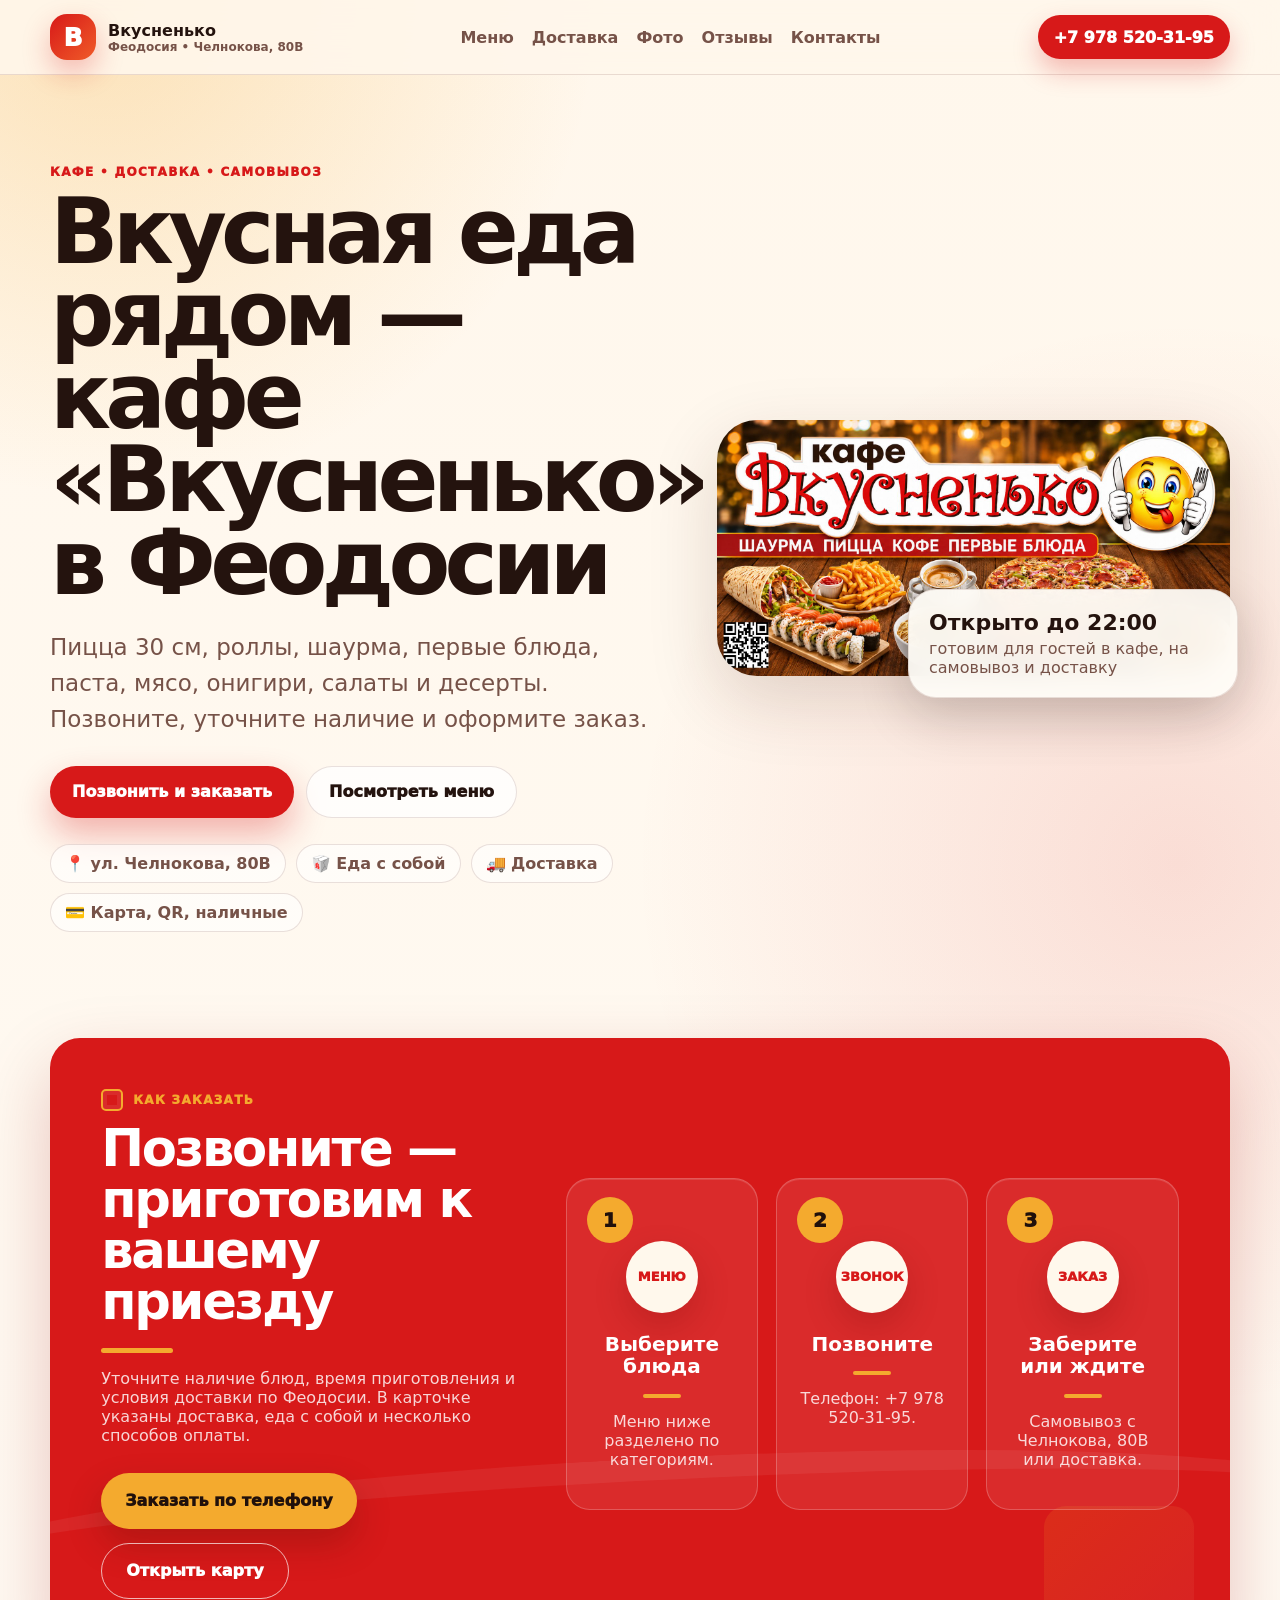
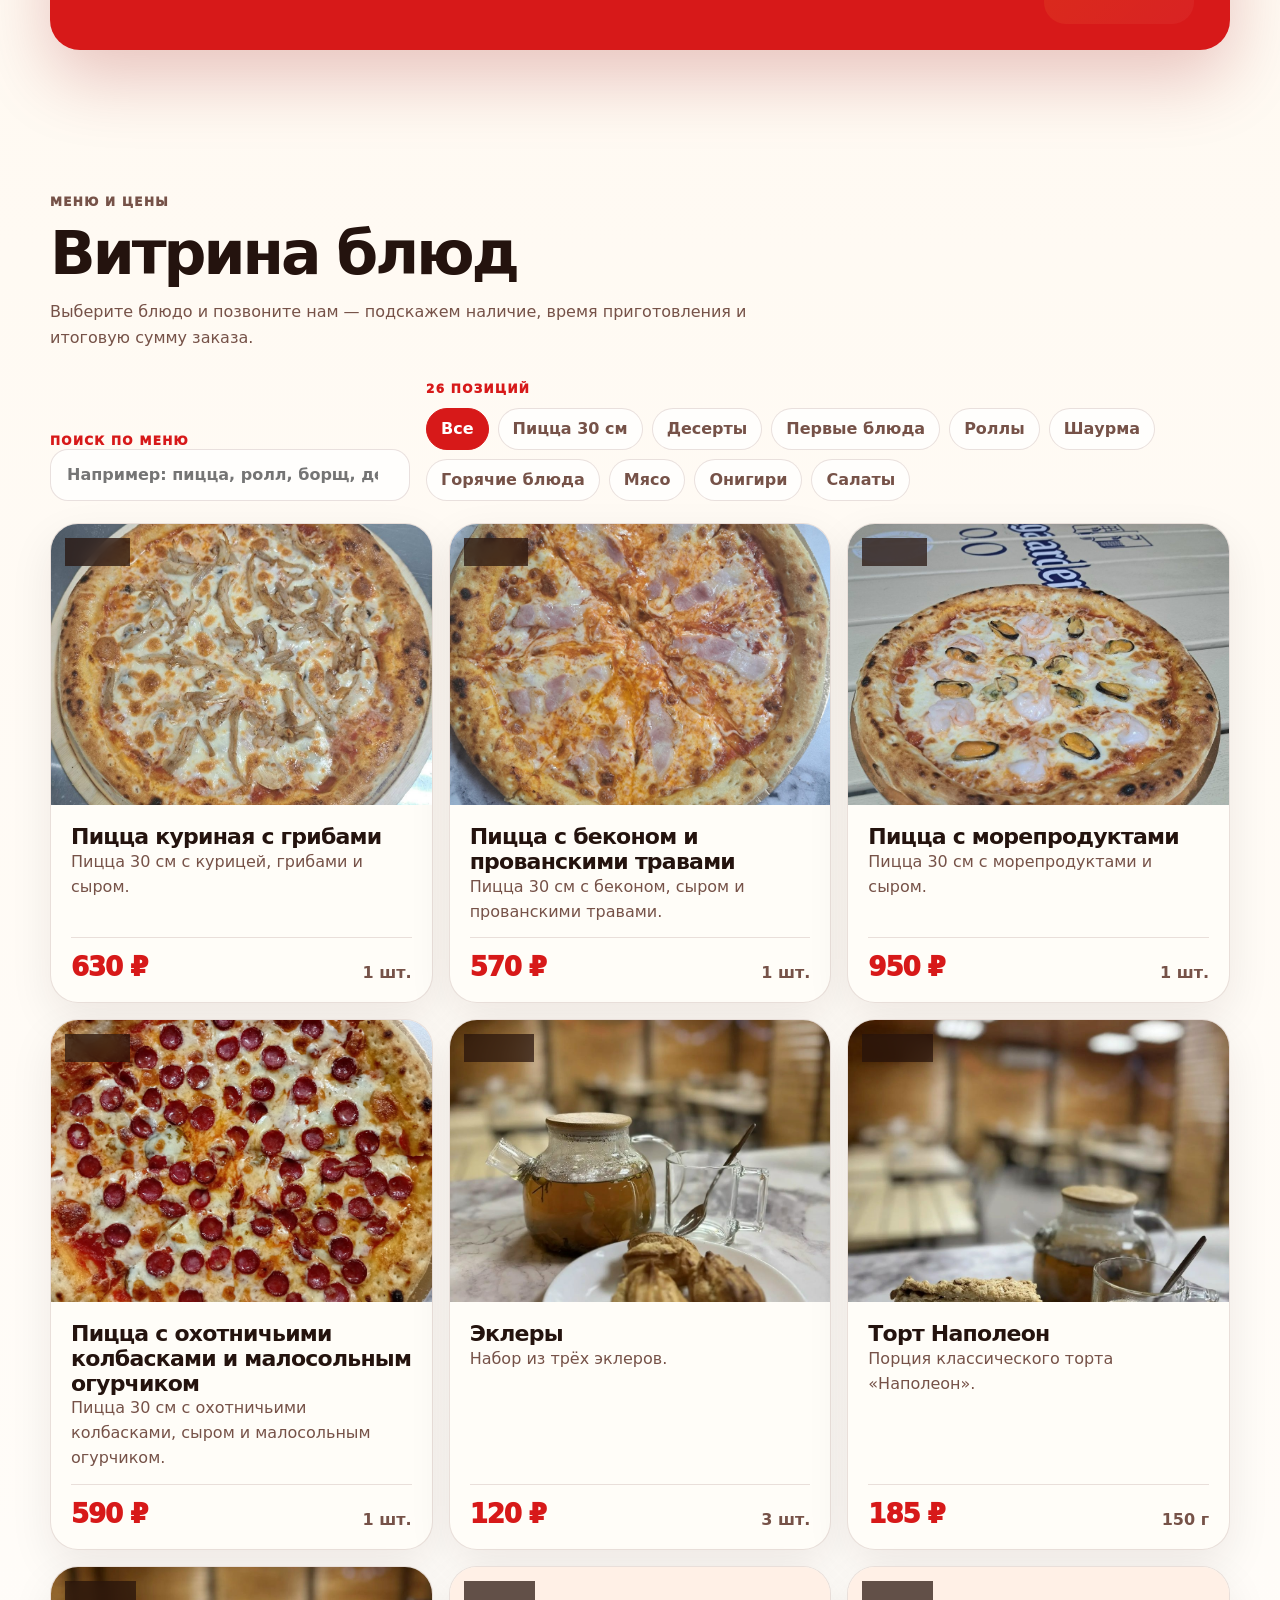
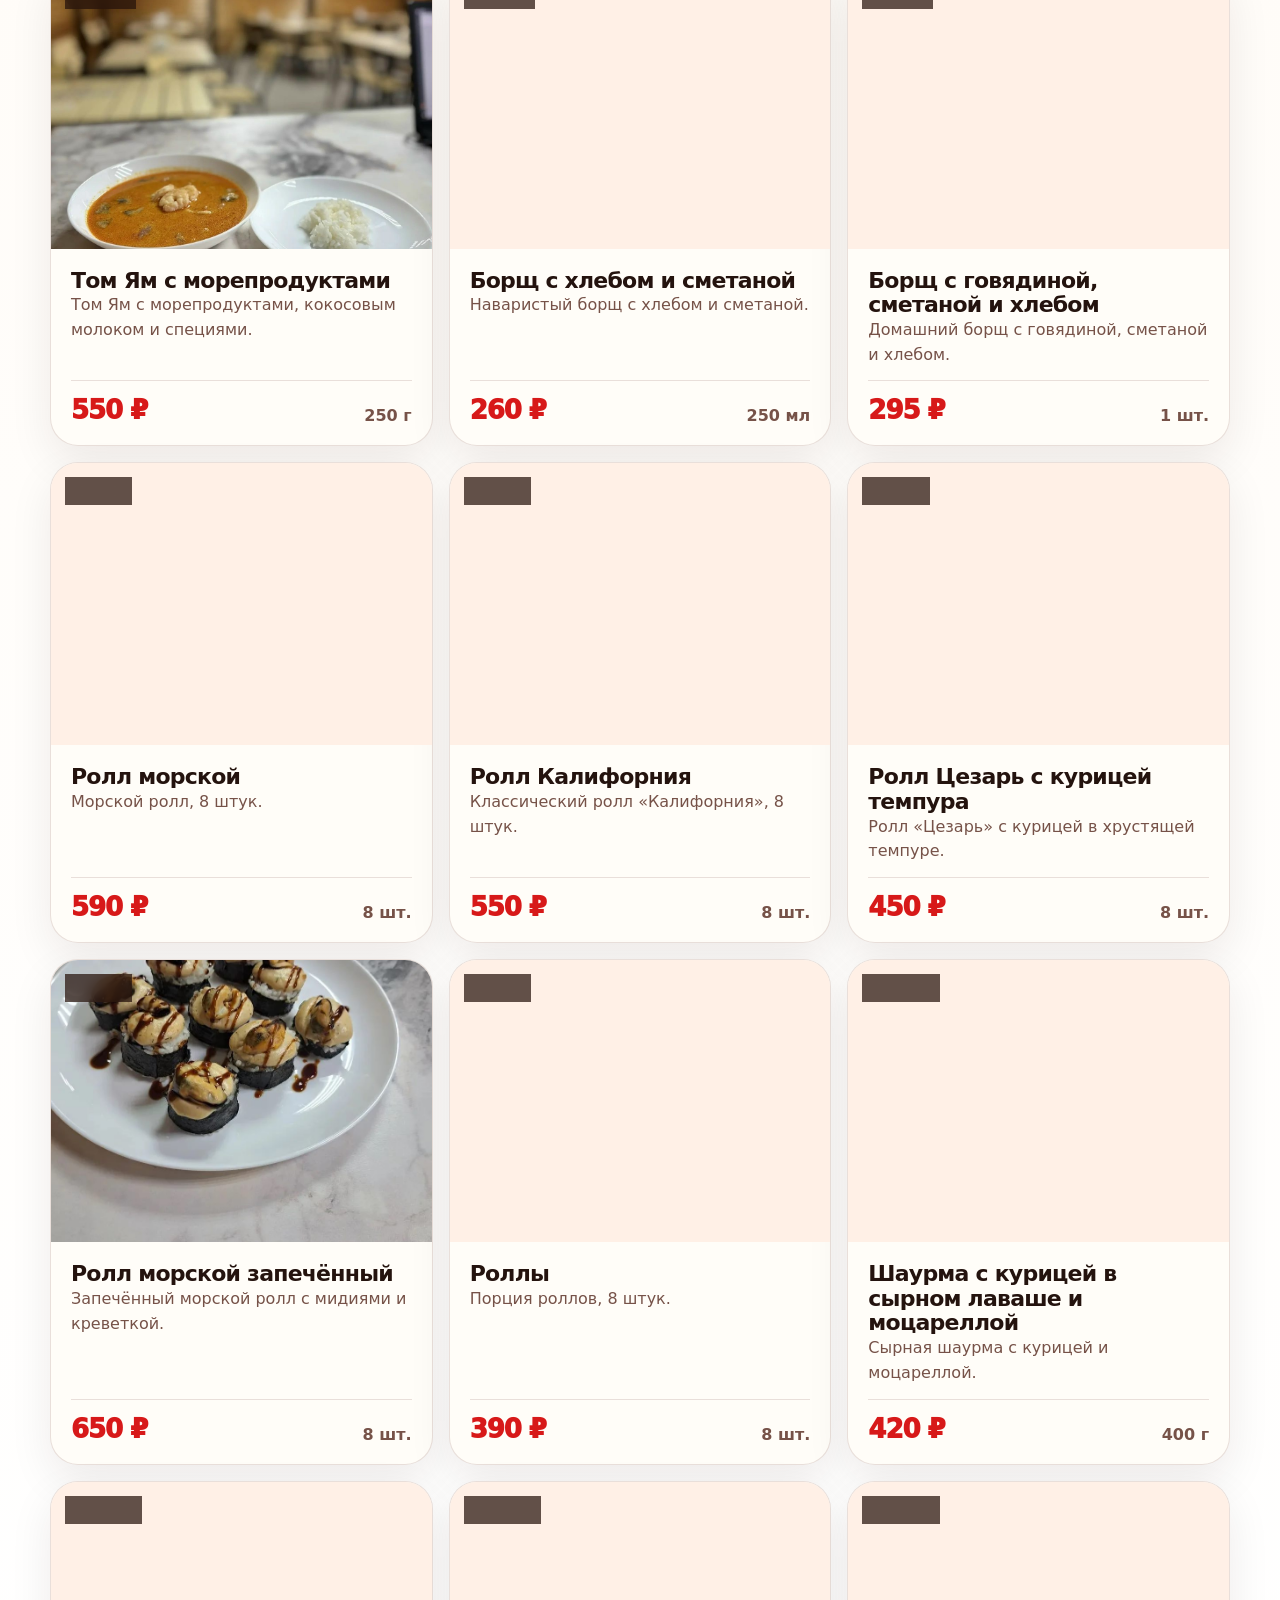
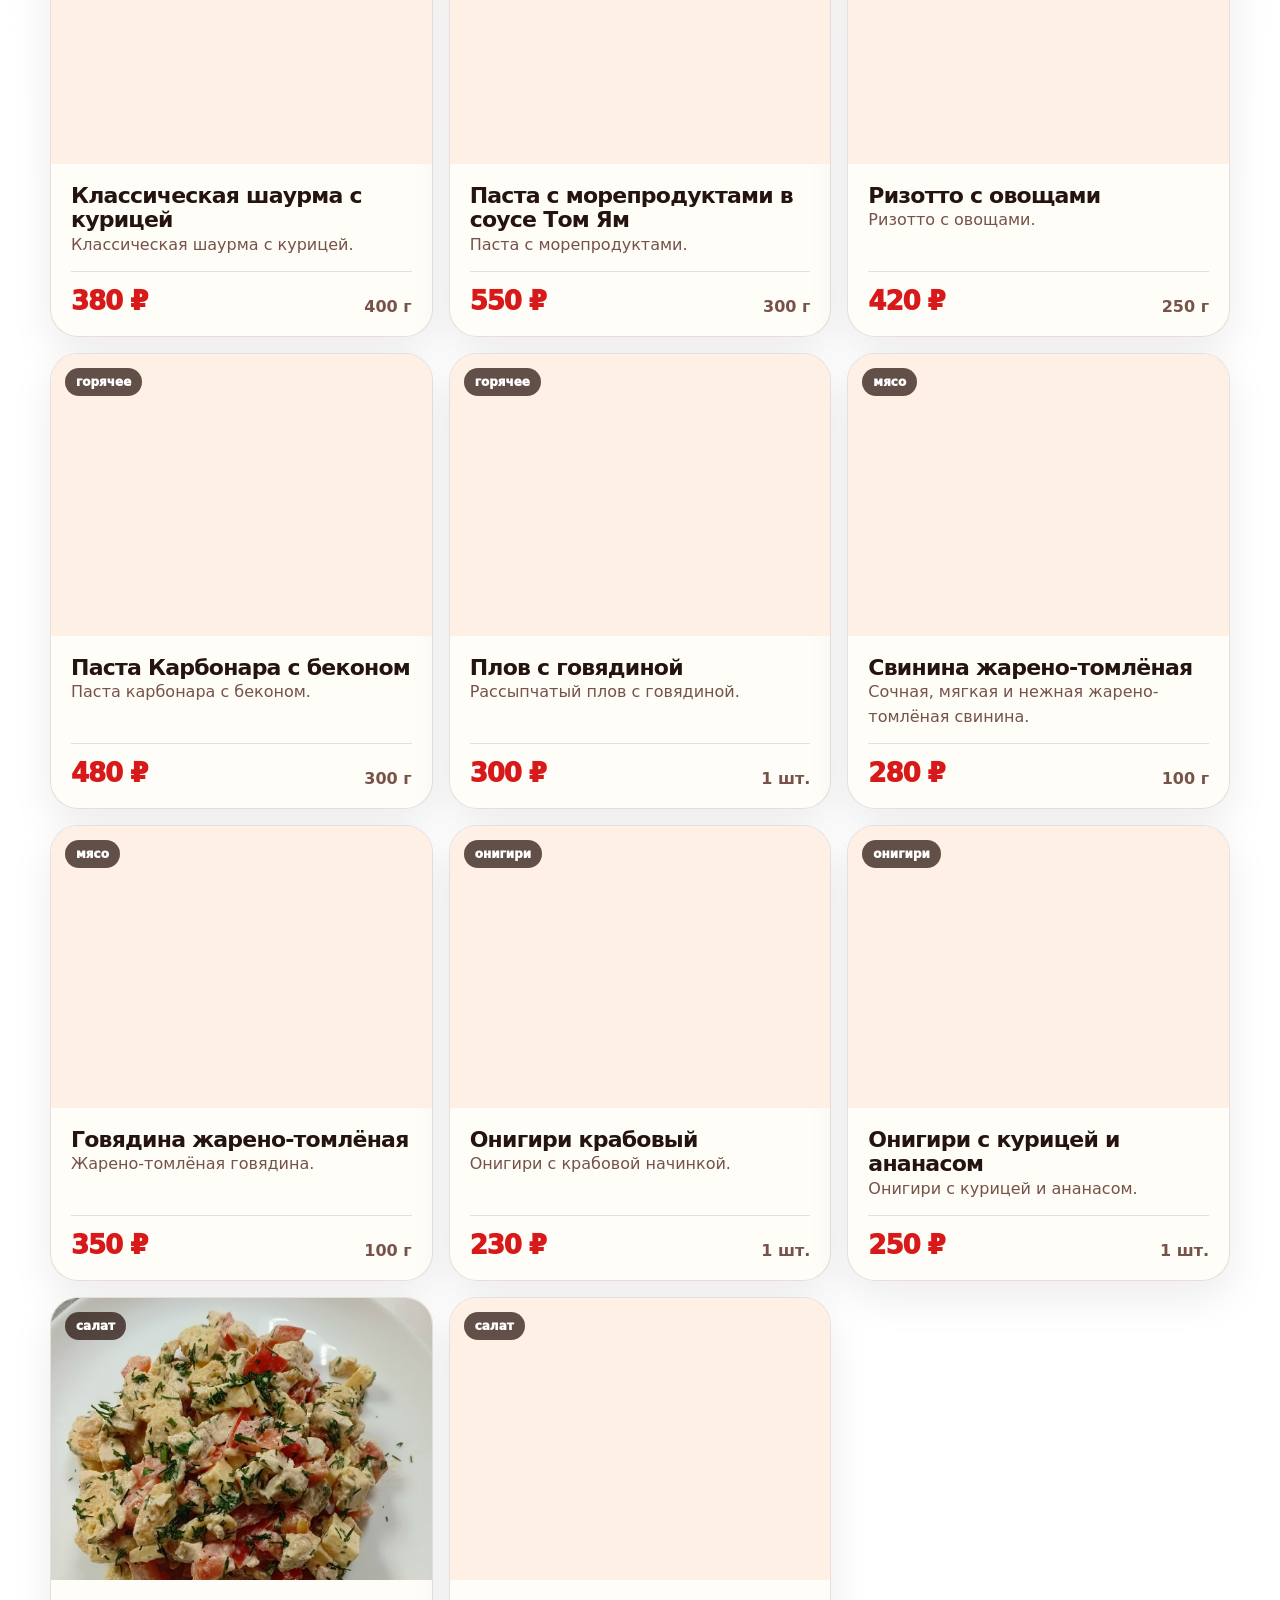
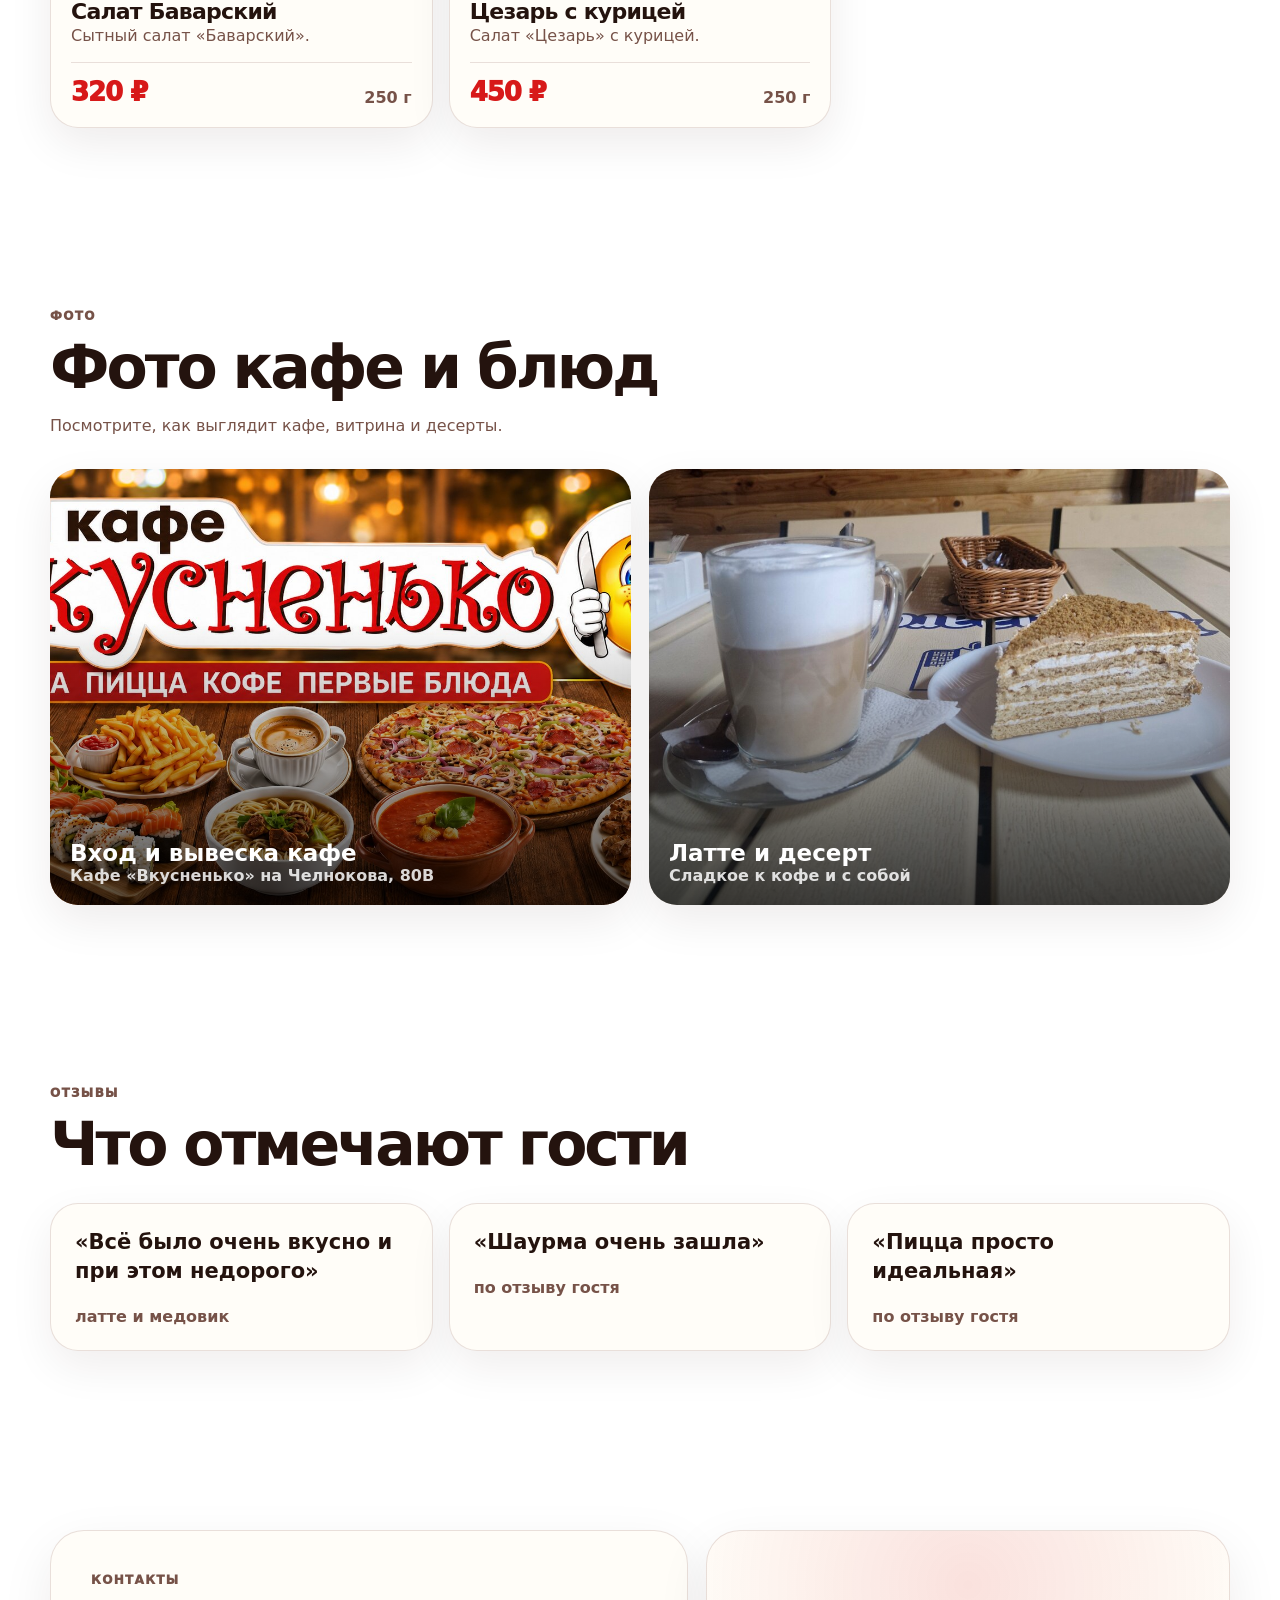
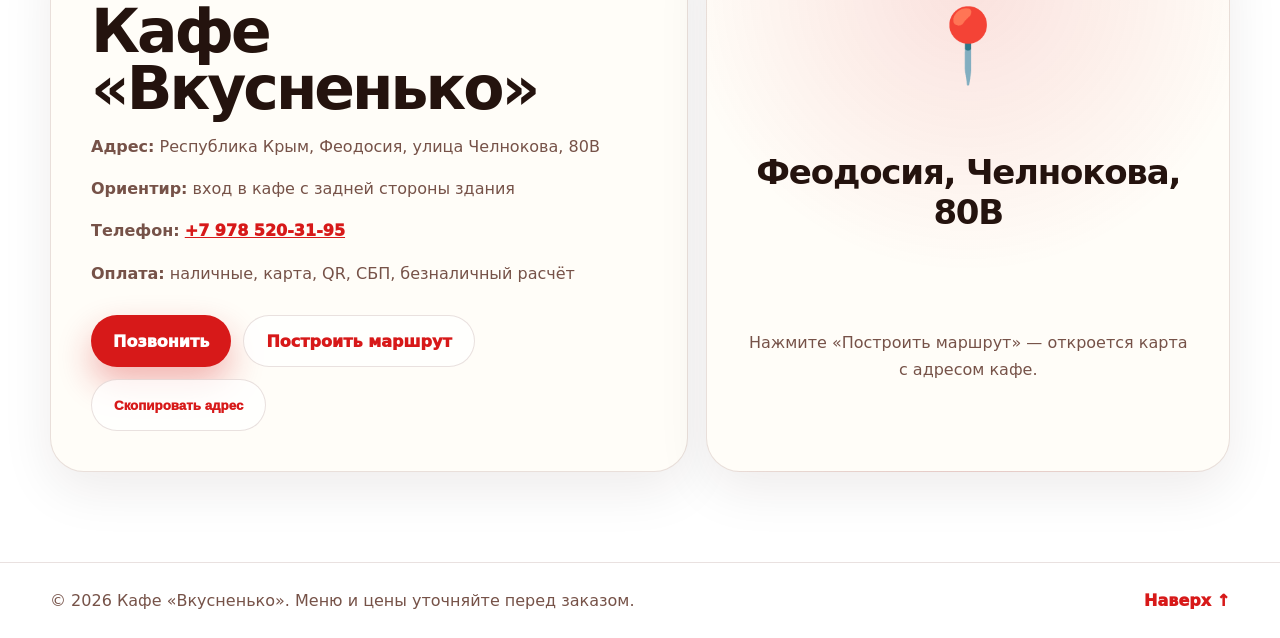
<file: index.html>
﻿<!doctype html>
<html lang="ru">
<head>
  <meta charset="utf-8">
  <meta name="viewport" content="width=device-width,initial-scale=1,viewport-fit=cover">
  <title>Кафе «Вкусненько» — Феодосия | Пицца, роллы, шаурма, доставка</title>
  <meta name="description" content="Кафе «Вкусненько» в Феодосии: пицца 30 см, роллы, шаурма, Том Ям, борщ, паста, горячие блюда, онигири и десерты. Самовывоз и доставка.">
  <meta name="theme-color" content="#b6451e">
  <meta property="og:title" content="Кафе «Вкусненько» — Феодосия">
  <meta property="og:description" content="Пицца, роллы, шаурма, горячие блюда и десерты. Феодосия, ул. Челнокова, 80В.">
  <meta property="og:type" content="website">
  <meta property="og:image" content="assets/img/photos/cafe-exterior.jpg?v=2">
  <link rel="icon" href="assets/img/logo.svg" type="image/svg+xml">
  <link rel="manifest" href="manifest.webmanifest">
  <link rel="stylesheet" href="assets/css/style.css?v=11">
  <script type="application/ld+json">
  {
    "@context": "https://schema.org",
    "@type": "Restaurant",
    "name": "Кафе Вкусненько",
    "url": "https://yandex.ru/maps/org/vkusnenko/93899928770/",
    "image": "assets/img/photos/cafe-exterior.jpg?v=2",
    "telephone": "+79785203195",
    "servesCuisine": ["Пицца", "Роллы", "Шаурма", "Супы", "Горячие блюда", "Десерты"],
    "address": {
      "@type": "PostalAddress",
      "addressCountry": "RU",
      "addressRegion": "Республика Крым",
      "addressLocality": "Феодосия",
      "streetAddress": "улица Челнокова, 80В"
    },
    "sameAs": ["https://yandex.ru/maps/org/vkusnenko/93899928770/"],
    "hasMenu": "https://yandex.ru/maps/org/vkusnenko/93899928770/menu/"
  }
  </script>
</head>
<body>
  <a class="skip-link" href="#main">К содержанию</a>

  <header class="topbar">
    <div class="container topbar__inner">
      <a class="brand" href="#top" aria-label="Кафе Вкусненько">
        <span class="brand__mark">В</span>
        <span><strong>Вкусненько</strong><small>Феодосия • Челнокова, 80В</small></span>
      </a>

      <nav class="nav" aria-label="Главное меню">
        <a href="#menu">Меню</a>
        <a href="#delivery">Доставка</a>
        <a href="#gallery">Фото</a>
        <a href="#reviews">Отзывы</a>
        <a href="#contacts">Контакты</a>
      </nav>

      <a class="phone" href="tel:+79785203195">+7 978 520‑31‑95</a>
      <button class="menu-toggle" type="button" aria-label="Открыть меню" aria-expanded="false">Меню</button>
    </div>
  </header>

  <main id="main">
    <section class="hero" id="top">
      <div class="container hero__grid">
        <div>
          <p class="eyebrow">Кафе • доставка • самовывоз</p>
          <h1>Вкусная еда рядом — кафе «Вкусненько» в Феодосии</h1>
          <p class="lead">Пицца 30 см, роллы, шаурма, первые блюда, паста, мясо, онигири, салаты и десерты. Позвоните, уточните наличие и оформите заказ.</p>
          <div class="actions">
            <a class="btn btn--primary" href="tel:+79785203195">Позвонить и заказать</a>
            <a class="btn btn--light" href="#menu">Посмотреть меню</a>
          </div>
          <div class="facts" aria-label="Краткая информация">
            <span>📍 ул. Челнокова, 80В</span>
            <span>🥡 Еда с собой</span>
            <span>🚚 Доставка</span>
            <span>💳 Карта, QR, наличные</span>
          </div>
        </div>

        <div class="hero-photo">
          <img class="hero-photo__img" src="assets/img/photos/cafe-exterior.jpg?v=2" alt="Кафе Вкусненько, Феодосия" onerror="this.onerror=null;this.src='assets/img/fallback/exterior.svg';">
          <div class="hero-photo__card">
            <strong>Открыто до 22:00</strong>
            <span>готовим для гостей в кафе, на самовывоз и доставку</span>
          </div>
        </div>
      </div>
    </section>

    <section class="section strip" id="delivery">
      <div class="container strip-grid">
        <div class="strip__content">
          <p class="eyebrow">Как заказать</p>
          <h2>Позвоните — приготовим к вашему приезду</h2>
          <p>Уточните наличие блюд, время приготовления и условия доставки по Феодосии. В карточке указаны доставка, еда с собой и несколько способов оплаты.</p>
          <div class="actions">
            <a class="btn btn--primary" href="tel:+79785203195">Заказать по телефону</a>
            <a class="btn btn--dark" href="https://yandex.ru/maps/org/vkusnenko/93899928770/" target="_blank" rel="noopener">Открыть карту</a>
          </div>
        </div>
        <div class="service-grid">
          <article class="service service--menu"><span>1</span><i aria-hidden="true"></i><strong>Выберите блюда</strong><p>Меню ниже разделено по категориям.</p></article>
          <article class="service service--phone"><span>2</span><i aria-hidden="true"></i><strong>Позвоните</strong><p>Телефон: +7 978 520‑31‑95.</p></article>
          <article class="service service--bag"><span>3</span><i aria-hidden="true"></i><strong>Заберите или ждите</strong><p>Самовывоз с Челнокова, 80В или доставка.</p></article>
        </div>
      </div>
    </section>

    <section class="section" id="menu">
      <div class="container">
        <div class="section__head">
          <p class="eyebrow">Меню и цены</p>
          <h2>Витрина блюд</h2>
          <p>Выберите блюдо и позвоните нам — подскажем наличие, время приготовления и итоговую сумму заказа.</p>
        </div>

        <div class="toolbar">
          <label>
            <span class="eyebrow">Поиск по меню</span>
            <input class="search" id="search" type="search" placeholder="Например: пицца, ролл, борщ, десерт">
          </label>
          <div>
            <p class="eyebrow" id="menu-count">Загрузка…</p>
            <div class="chips" aria-label="Категории меню"></div>
          </div>
        </div>

        <div class="menu-grid" id="menu-grid" aria-live="polite"></div>

      </div>
    </section>

    <section class="section" id="gallery">
      <div class="container">
        <div class="section__head">
          <p class="eyebrow">Фото</p>
          <h2>Фото кафе и блюд</h2>
          <p>Посмотрите, как выглядит кафе, витрина и десерты.</p>
        </div>
        <div class="gallery-grid" id="gallery-grid"></div>
      </div>
    </section>

    <section class="section" id="reviews">
      <div class="container">
        <div class="section__head">
          <p class="eyebrow">Отзывы</p>
          <h2>Что отмечают гости</h2>
        </div>
        <div class="reviews">
          <article class="review"><p>«Всё было очень вкусно и при этом недорого»</p><span>латте и медовик</span></article>
          <article class="review"><p>«Шаурма очень зашла»</p><span>по отзыву гостя</span></article>
          <article class="review"><p>«Пицца просто идеальная»</p><span>по отзыву гостя</span></article>
        </div>
      </div>
    </section>

    <section class="section" id="contacts">
      <div class="container contacts">
        <div class="contact-card">
          <p class="eyebrow">Контакты</p>
          <h2>Кафе «Вкусненько»</h2>
          <p><strong>Адрес:</strong> Республика Крым, Феодосия, улица Челнокова, 80В</p>
          <p><strong>Ориентир:</strong> вход в кафе с задней стороны здания</p>
          <p><strong>Телефон:</strong> <a href="tel:+79785203195">+7 978 520‑31‑95</a></p>
          <p><strong>Оплата:</strong> наличные, карта, QR, СБП, безналичный расчёт</p>
          <div class="actions">
            <a class="btn btn--primary" href="tel:+79785203195">Позвонить</a>
            <a class="btn btn--light" href="https://yandex.ru/maps/org/vkusnenko/93899928770/" target="_blank" rel="noopener">Построить маршрут</a>
            <button class="btn btn--light" id="copy-address" type="button">Скопировать адрес</button>
          </div>
        </div>
        <div class="map-card">
          <div class="pin">📍</div>
          <h3>Феодосия, Челнокова, 80В</h3>
          <p class="muted">Нажмите «Построить маршрут» — откроется карта с адресом кафе.</p>
        </div>
      </div>
    </section>
  </main>

  <footer class="footer">
    <div class="container footer__inner">
      <p>© <span id="year"></span> Кафе «Вкусненько». Меню и цены уточняйте перед заказом.</p>
      <a href="#top">Наверх ↑</a>
    </div>
  </footer>

  <a class="floating-call" href="tel:+79785203195" aria-label="Позвонить">☎</a>
  <div class="toast" id="toast" role="status" aria-live="polite">Адрес скопирован</div>

  <script src="assets/js/data.js?v=9" defer></script>
  <script src="assets/js/app.js?v=9" defer></script>
</body>
</html>
</file>
<file: assets/css/style.css>
:root{
  --bg:#fff7ec;--paper:#fffdf8;--paper2:#fff0e6;--text:#24130e;--muted:#765248;
  --accent:#d71919;--accent2:#f4aa2e;--dark:#2d100c;--line:rgba(84,30,21,.13);
  --shadow:0 24px 70px rgba(73,31,10,.16);--radius:28px;--max:1180px;
}
*{box-sizing:border-box}
html{scroll-behavior:smooth}
body{
  margin:0;font-family:Inter,system-ui,-apple-system,BlinkMacSystemFont,"Segoe UI",Arial,sans-serif;color:var(--text);
  background:radial-gradient(circle at 8% 0%,rgba(244,170,46,.28),transparent 31rem),
  radial-gradient(circle at 92% 10%,rgba(215,25,25,.12),transparent 34rem),linear-gradient(180deg,var(--bg),#fff 58%);
}
body.is-lock{overflow:hidden}
a{color:inherit}img{max-width:100%;display:block}
.skip-link{position:absolute;left:-999px;top:10px;background:var(--dark);color:#fff;padding:10px 14px;border-radius:12px;z-index:100}
.skip-link:focus{left:10px}
.container{width:min(var(--max),calc(100% - 36px));margin-inline:auto}
.topbar{
  position:sticky;top:0;z-index:50;border-bottom:1px solid var(--line);
  background:rgba(255,247,236,.9);backdrop-filter:blur(18px)
}
.topbar__inner{min-height:74px;display:flex;align-items:center;justify-content:space-between;gap:18px}
.brand{display:flex;align-items:center;gap:12px;text-decoration:none;min-width:220px}
.brand__mark{width:46px;height:46px;border-radius:17px;display:grid;place-items:center;color:#fff;background:linear-gradient(135deg,var(--accent),#f05b28);font-weight:950;font-size:25px;box-shadow:0 12px 28px rgba(215,25,25,.28)}
.brand strong,.brand small{display:block}.brand small{font-size:12px;color:var(--muted);font-weight:700}
.nav{display:flex;align-items:center;gap:18px}
.nav a{color:var(--muted);font-weight:850;text-decoration:none}.nav a:hover{color:var(--accent)}
.phone{display:inline-flex;align-items:center;min-height:44px;padding:10px 16px;border-radius:999px;background:var(--accent);color:#fff;text-decoration:none;font-weight:950;box-shadow:0 12px 26px rgba(215,25,25,.28)}
.menu-toggle{display:none;border:0;background:var(--paper);border:1px solid var(--line);border-radius:14px;padding:10px;font-weight:900}
.hero{padding:clamp(46px,7vw,96px) 0 52px}
.hero__grid{display:grid;grid-template-columns:minmax(0,1.08fr) minmax(330px,.92fr);gap:clamp(28px,5vw,70px);align-items:center}
.eyebrow{margin:0 0 12px;color:var(--accent);font-size:12px;letter-spacing:.11em;text-transform:uppercase;font-weight:950}
h1,h2,h3,p{margin-top:0}
h1{margin-bottom:24px;font-size:clamp(43px,7.2vw,90px);line-height:.92;letter-spacing:-.064em;max-width:950px}
h2{margin-bottom:16px;font-size:clamp(32px,4.8vw,60px);line-height:.96;letter-spacing:-.05em}
h3{font-size:clamp(24px,3vw,34px);letter-spacing:-.035em}
.lead{max-width:760px;color:var(--muted);font-size:clamp(18px,2vw,23px);line-height:1.58}
.actions{display:flex;flex-wrap:wrap;gap:12px;margin-top:28px}
.btn{display:inline-flex;align-items:center;justify-content:center;min-height:52px;padding:14px 22px;border-radius:999px;text-decoration:none;font-weight:950;transition:transform .2s ease,box-shadow .2s ease}
.btn:hover{transform:translateY(-2px)}
.btn--primary{background:var(--accent);color:#fff;box-shadow:0 16px 34px rgba(215,25,25,.32)}
.btn--light{background:rgba(255,255,255,.74);border:1px solid var(--line)}
.btn--dark{background:rgba(255,255,255,.12);border:1px solid rgba(255,255,255,.18);color:#fff}
.facts{display:flex;flex-wrap:wrap;gap:10px;margin-top:26px}
.facts span{padding:9px 14px;border-radius:999px;background:rgba(255,255,255,.58);border:1px solid var(--line);color:var(--muted);font-weight:850}
.hero-photo{position:relative}
.hero-photo__img{aspect-ratio:2/1;width:100%;object-fit:cover;object-position:center;border-radius:40px;box-shadow:var(--shadow);background:var(--paper2)}
.hero-photo__card{position:absolute;right:-8px;bottom:-22px;width:min(330px,82%);padding:20px;border:1px solid var(--line);border-radius:28px;background:rgba(255,253,248,.94);backdrop-filter:blur(12px);box-shadow:0 18px 50px rgba(36,19,14,.18)}
.hero-photo__card strong{display:block;font-size:22px}.hero-photo__card span{display:block;color:var(--muted);margin-top:4px}
.section{padding:clamp(54px,7vw,92px) 0}
.section__head{max-width:780px;margin-bottom:30px}.section__head p,.muted{color:var(--muted);line-height:1.65}
.strip{padding:clamp(32px,5vw,54px) 0;background:transparent;color:#fff}
.strip-grid{position:relative;display:grid;grid-template-columns:minmax(320px,.82fr) minmax(0,1.18fr);gap:clamp(24px,3vw,42px);align-items:center;overflow:hidden;padding:clamp(36px,4vw,58px);border-radius:30px;background:#d71919;box-shadow:0 28px 70px rgba(148,0,0,.22)}
.strip-grid::before{content:"";position:absolute;inset:auto -10% 8% -10%;height:120px;border-top:22px solid rgba(255,255,255,.06);border-radius:50%;transform:rotate(-3deg)}
.strip-grid::after{content:"";position:absolute;right:36px;bottom:26px;width:150px;height:118px;border-radius:22px;background:linear-gradient(135deg,rgba(255,206,31,.2),rgba(255,255,255,.08));opacity:.55}
.strip__content,.service-grid{position:relative;z-index:1}
.strip .eyebrow{display:flex;align-items:center;gap:10px;color:var(--accent2)}.strip .eyebrow::before{content:"";width:18px;height:18px;border:2px solid currentColor;border-radius:5px;box-shadow:inset 0 0 0 4px rgba(255,255,255,.08)}
.strip h2{max-width:560px;font-size:clamp(34px,4vw,54px);line-height:1;letter-spacing:-.045em}.strip h2::after{content:"";display:block;width:72px;height:5px;margin-top:20px;border-radius:999px;background:var(--accent2)}
.strip p{color:rgba(255,255,255,.82)}
.strip .actions{gap:14px}.strip .btn{min-height:56px;padding-inline:24px}.strip .btn--primary{background:var(--accent2);color:#20100b;box-shadow:0 16px 34px rgba(82,14,0,.26)}.strip .btn--dark{background:transparent;border-color:rgba(255,255,255,.68);color:#fff}
.service-grid{display:grid;grid-template-columns:repeat(3,1fr);gap:18px}
.service{position:relative;min-height:230px;padding:62px 18px 24px;text-align:center;border:1px solid rgba(255,255,255,.22);border-radius:24px;background:rgba(255,255,255,.08);box-shadow:inset 0 1px 0 rgba(255,255,255,.12)}
.service span{position:absolute;left:20px;top:18px;display:grid;place-items:center;width:46px;height:46px;border-radius:50%;background:var(--accent2);color:#20100b;font-weight:950;font-size:20px;margin:0}
.service i{display:grid;place-items:center;width:72px;height:72px;margin:0 auto 20px;border-radius:50%;background:#fff8ec;color:var(--accent);box-shadow:0 14px 34px rgba(93,0,0,.2);font-style:normal;font-size:13px;font-weight:950;text-transform:uppercase}
.service--menu i::before{content:"Меню"}.service--phone i::before{content:"Звонок"}.service--bag i::before{content:"Заказ"}
.service strong{display:block;font-size:20px;line-height:1.12;margin-bottom:14px}.service strong::after{content:"";display:block;width:38px;height:4px;margin:16px auto 0;border-radius:999px;background:var(--accent2)}
.toolbar{display:grid;grid-template-columns:minmax(260px,360px) minmax(0,1fr);gap:16px;align-items:end;margin-bottom:22px}
.toolbar label,.toolbar > div{min-width:0}
.search{width:100%;min-height:52px;border:1px solid var(--line);border-radius:18px;background:rgba(255,255,255,.75);padding:12px 16px;font:inherit;font-weight:700;color:var(--text)}
.chips{display:flex;flex-wrap:wrap;gap:9px}
.chip{cursor:pointer;min-height:42px;border-radius:999px;border:1px solid var(--line);background:rgba(255,255,255,.7);padding:9px 14px;color:var(--muted);font:inherit;font-weight:900}
.chip.is-active{background:var(--accent);border-color:var(--accent);color:#fff}
.menu-grid{display:grid;grid-template-columns:repeat(3,1fr);gap:16px}
.card{display:flex;flex-direction:column;min-height:100%;overflow:hidden;border:1px solid var(--line);border-radius:var(--radius);background:var(--paper);box-shadow:0 16px 44px rgba(36,19,14,.08)}
.card__photo{position:relative;aspect-ratio:1.35/1;background:var(--paper2);overflow:hidden}
.card__photo img{width:100%;height:100%;object-fit:cover;transition:transform .3s ease}.card:hover .card__photo img{transform:scale(1.035)}
.badge{position:absolute;left:14px;top:14px;padding:7px 11px;border-radius:999px;background:rgba(38,18,12,.72);color:#fff;font-size:12px;font-weight:950;backdrop-filter:blur(8px)}
.card__body{padding:20px;display:flex;flex-direction:column;gap:13px;flex:1}
.card h3{font-size:22px;margin:0;line-height:1.12}.card p{margin:0;color:var(--muted);line-height:1.55}
.card__foot{margin-top:auto;padding-top:14px;border-top:1px solid var(--line);display:flex;align-items:end;justify-content:space-between;gap:12px}
.price{color:var(--accent);font-size:26px;font-weight:950;letter-spacing:-.04em}.weight{color:var(--muted);font-weight:850}
.gallery-grid{display:grid;grid-template-columns:repeat(auto-fit,minmax(320px,1fr));gap:18px}
.photo-card{position:relative;display:block;overflow:hidden;border-radius:28px;aspect-ratio:4/3;min-height:0;margin:0;background:var(--paper2);box-shadow:0 16px 44px rgba(36,19,14,.08)}
.photo-card img{width:100%;height:100%;object-fit:cover;object-position:center;position:absolute;inset:0}
.photo-card::after{content:"";position:absolute;inset:0;background:linear-gradient(180deg,transparent 35%,rgba(0,0,0,.68))}
.photo-card__text{position:absolute;left:20px;right:20px;bottom:20px;color:#fff;z-index:2}.photo-card__text strong{display:block;font-size:23px}.photo-card__text span{opacity:.84;font-weight:700}
.reviews{display:grid;grid-template-columns:repeat(3,1fr);gap:16px}.review{padding:24px;border:1px solid var(--line);border-radius:var(--radius);background:var(--paper);box-shadow:0 16px 44px rgba(36,19,14,.07)}.review p{font-size:21px;line-height:1.36;font-weight:850}.review span{color:var(--muted);font-weight:850}
.contacts{display:grid;grid-template-columns:1fr .82fr;gap:18px}
.contact-card,.map-card{padding:clamp(24px,4vw,40px);border:1px solid var(--line);border-radius:34px;background:var(--paper);box-shadow:0 18px 52px rgba(36,19,14,.08)}
.contact-card p{color:var(--muted);line-height:1.65}.contact-card a{color:var(--accent);font-weight:950}.contact-card .btn--primary{color:#fff}.contact-card .btn--light{color:var(--accent)}
.map-card{display:grid;place-items:center;text-align:center;background:radial-gradient(circle at 50% 10%,rgba(215,25,25,.12),transparent 18rem),var(--paper)}.pin{font-size:72px}
.footer{border-top:1px solid var(--line);padding:28px 0;color:var(--muted)}.footer__inner{display:flex;justify-content:space-between;gap:18px}.footer p{margin:0}.footer a{color:var(--accent);font-weight:950;text-decoration:none}
.floating-call{position:fixed;right:18px;bottom:18px;z-index:40;display:none;place-items:center;width:62px;height:62px;border-radius:22px;background:var(--accent);color:#fff;text-decoration:none;font-size:26px;box-shadow:0 16px 38px rgba(215,25,25,.34)}
.toast{display:none;position:fixed;left:50%;bottom:20px;transform:translateX(-50%);z-index:80;background:var(--dark);color:#fff;padding:12px 16px;border-radius:14px;box-shadow:var(--shadow);font-weight:850}
.toast.show{display:block}
@media(max-width:980px){
  .hero__grid,.strip-grid,.contacts{grid-template-columns:1fr}.service-grid,.menu-grid,.reviews{grid-template-columns:repeat(2,1fr)}.gallery-grid{grid-template-columns:1fr 1fr}
  .toolbar{grid-template-columns:1fr;align-items:stretch}.nav{display:none}.menu-toggle{display:inline-flex}.topbar__inner{min-height:70px}
  .nav.is-open{display:grid;position:absolute;left:18px;right:18px;top:76px;padding:16px;border:1px solid var(--line);border-radius:22px;background:var(--paper);box-shadow:var(--shadow)}
}
@media(max-width:640px){
  .container{width:min(100% - 28px,var(--max))}.phone{display:none}.hero-photo__card{position:static;width:100%;margin-top:14px}.strip-grid{padding:30px 20px;border-radius:24px}.strip .btn{width:100%}.service{min-height:auto;padding:72px 22px 24px}.service-grid,.menu-grid,.reviews,.gallery-grid{grid-template-columns:1fr}.footer__inner{flex-direction:column}.floating-call{display:grid}h1{font-size:clamp(41px,14vw,62px)}
}
@media(prefers-reduced-motion:reduce){*{scroll-behavior:auto!important;transition:none!important}}
</file>
